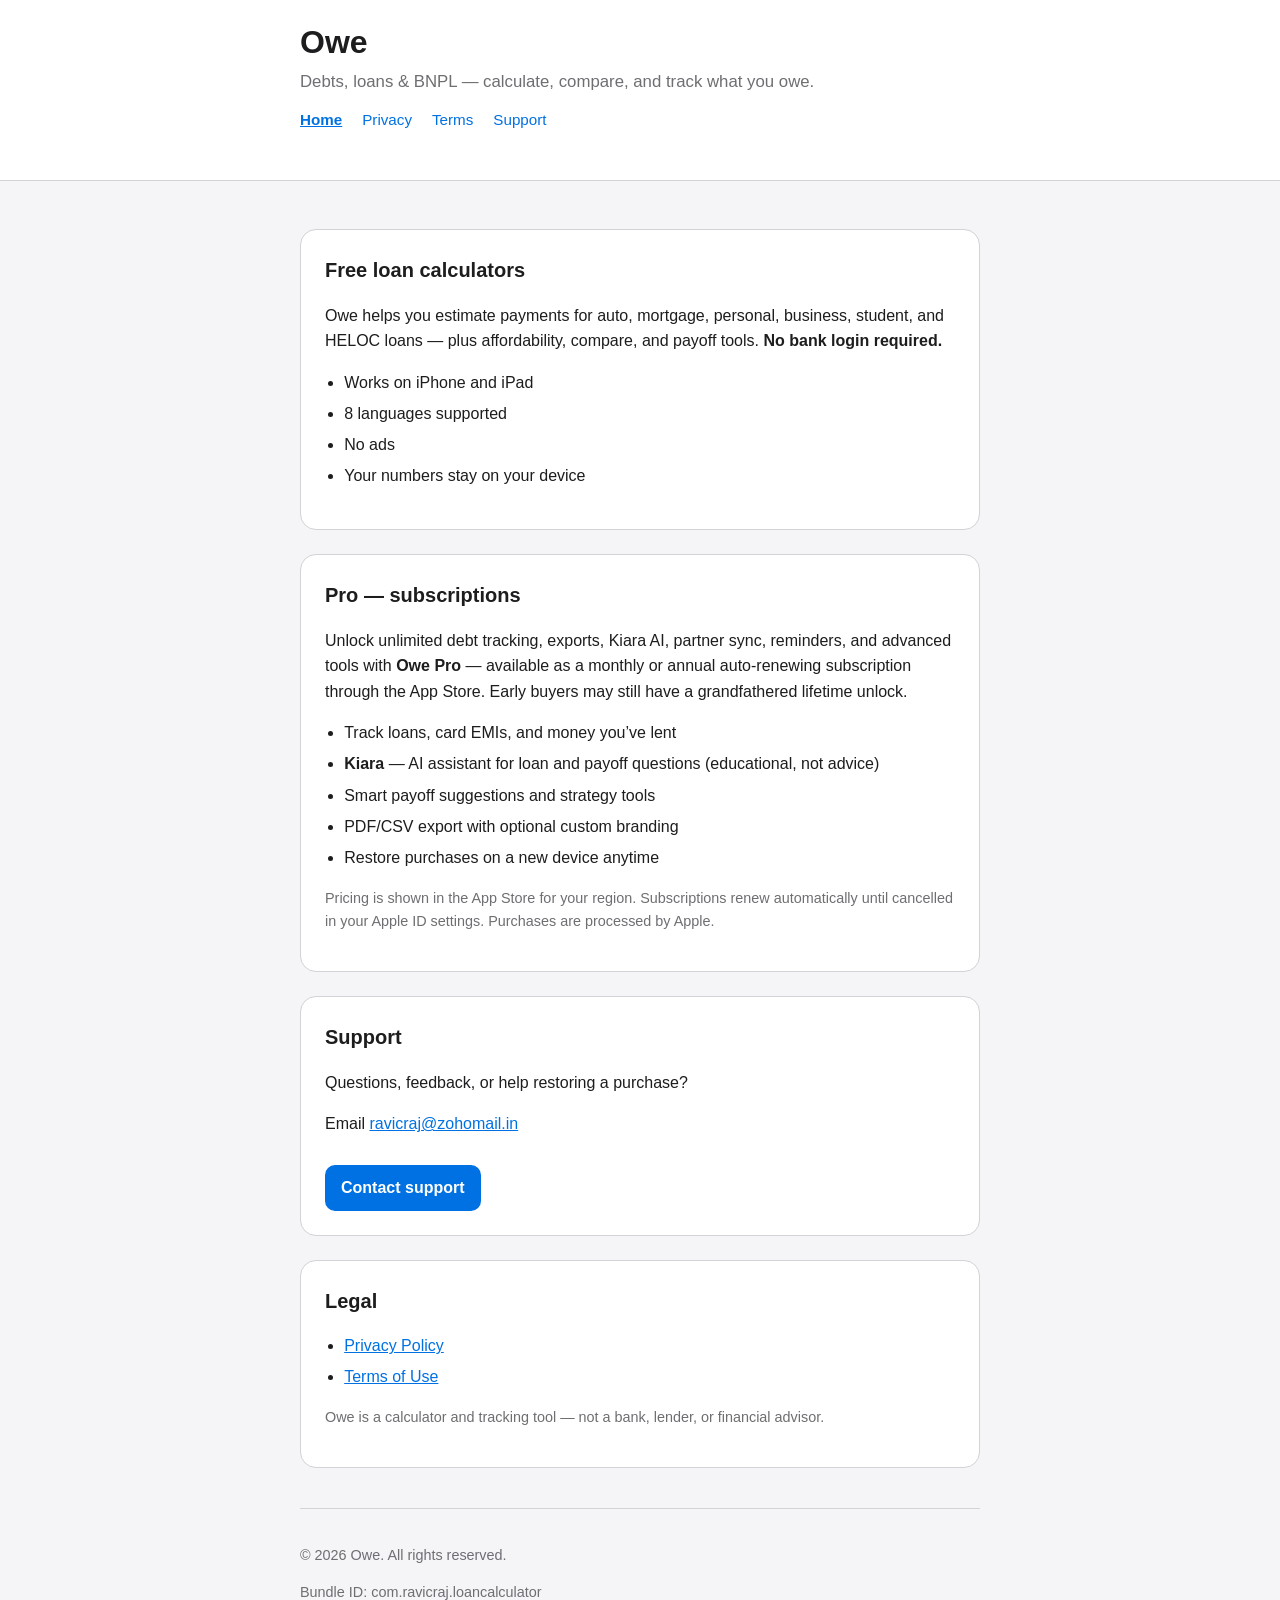
<file: index.html>
<!DOCTYPE html>
<html lang="en">
  <head>
    <meta charset="utf-8" />
    <meta name="viewport" content="width=device-width, initial-scale=1" />
    <meta name="description" content="Owe — loan calculators, debt tracker, and Kiara AI for iPhone and iPad. No bank login." />
    <title>Owe — Debts, Loans &amp; BNPL</title>
    <link rel="icon" type="image/png" href="favicon.png" />
    <link rel="apple-touch-icon" href="apple-touch-icon.png" />
    <link rel="stylesheet" href="styles.css" />
  </head>
  <body>
    <header>
      <div class="wrap">
        <h1>Owe</h1>
        <p class="lead">Debts, loans &amp; BNPL — calculate, compare, and track what you owe.</p>
        <nav>
          <a href="index.html" aria-current="page">Home</a>
          <a href="privacy.html">Privacy</a>
          <a href="terms.html">Terms</a>
          <a href="mailto:ravicraj@zohomail.in">Support</a>
        </nav>
      </div>
    </header>

    <main class="wrap">
      <div class="card">
        <h2>Free loan calculators</h2>
        <p>
          Owe helps you estimate payments for auto, mortgage, personal, business, student, and HELOC loans —
          plus affordability, compare, and payoff tools. <strong>No bank login required.</strong>
        </p>
        <ul>
          <li>Works on iPhone and iPad</li>
          <li>8 languages supported</li>
          <li>No ads</li>
          <li>Your numbers stay on your device</li>
        </ul>
      </div>

      <div class="card">
        <h2>Pro — subscriptions</h2>
        <p>
          Unlock unlimited debt tracking, exports, Kiara AI, partner sync, reminders, and advanced tools with
          <strong>Owe Pro</strong> — available as a monthly or annual auto-renewing subscription through the App Store.
          Early buyers may still have a grandfathered lifetime unlock.
        </p>
        <ul>
          <li>Track loans, card EMIs, and money you’ve lent</li>
          <li><strong>Kiara</strong> — AI assistant for loan and payoff questions (educational, not advice)</li>
          <li>Smart payoff suggestions and strategy tools</li>
          <li>PDF/CSV export with optional custom branding</li>
          <li>Restore purchases on a new device anytime</li>
        </ul>
        <p class="meta">
          Pricing is shown in the App Store for your region. Subscriptions renew automatically until cancelled in your
          Apple ID settings. Purchases are processed by Apple.
        </p>
      </div>

      <div class="card">
        <h2>Support</h2>
        <p>Questions, feedback, or help restoring a purchase?</p>
        <p>
          Email
          <a href="mailto:ravicraj@zohomail.in?subject=Owe%20Support">ravicraj@zohomail.in</a>
        </p>
        <a class="button" href="mailto:ravicraj@zohomail.in?subject=Owe%20Support">Contact support</a>
      </div>

      <div class="card">
        <h2>Legal</h2>
        <ul>
          <li><a href="privacy.html">Privacy Policy</a></li>
          <li><a href="terms.html">Terms of Use</a></li>
        </ul>
        <p class="meta">Owe is a calculator and tracking tool — not a bank, lender, or financial advisor.</p>
      </div>

      <footer>
        <p>&copy; 2026 Owe. All rights reserved.</p>
        <p>Bundle ID: com.ravicraj.loancalculator</p>
      </footer>
    </main>
  </body>
</html>
</file>
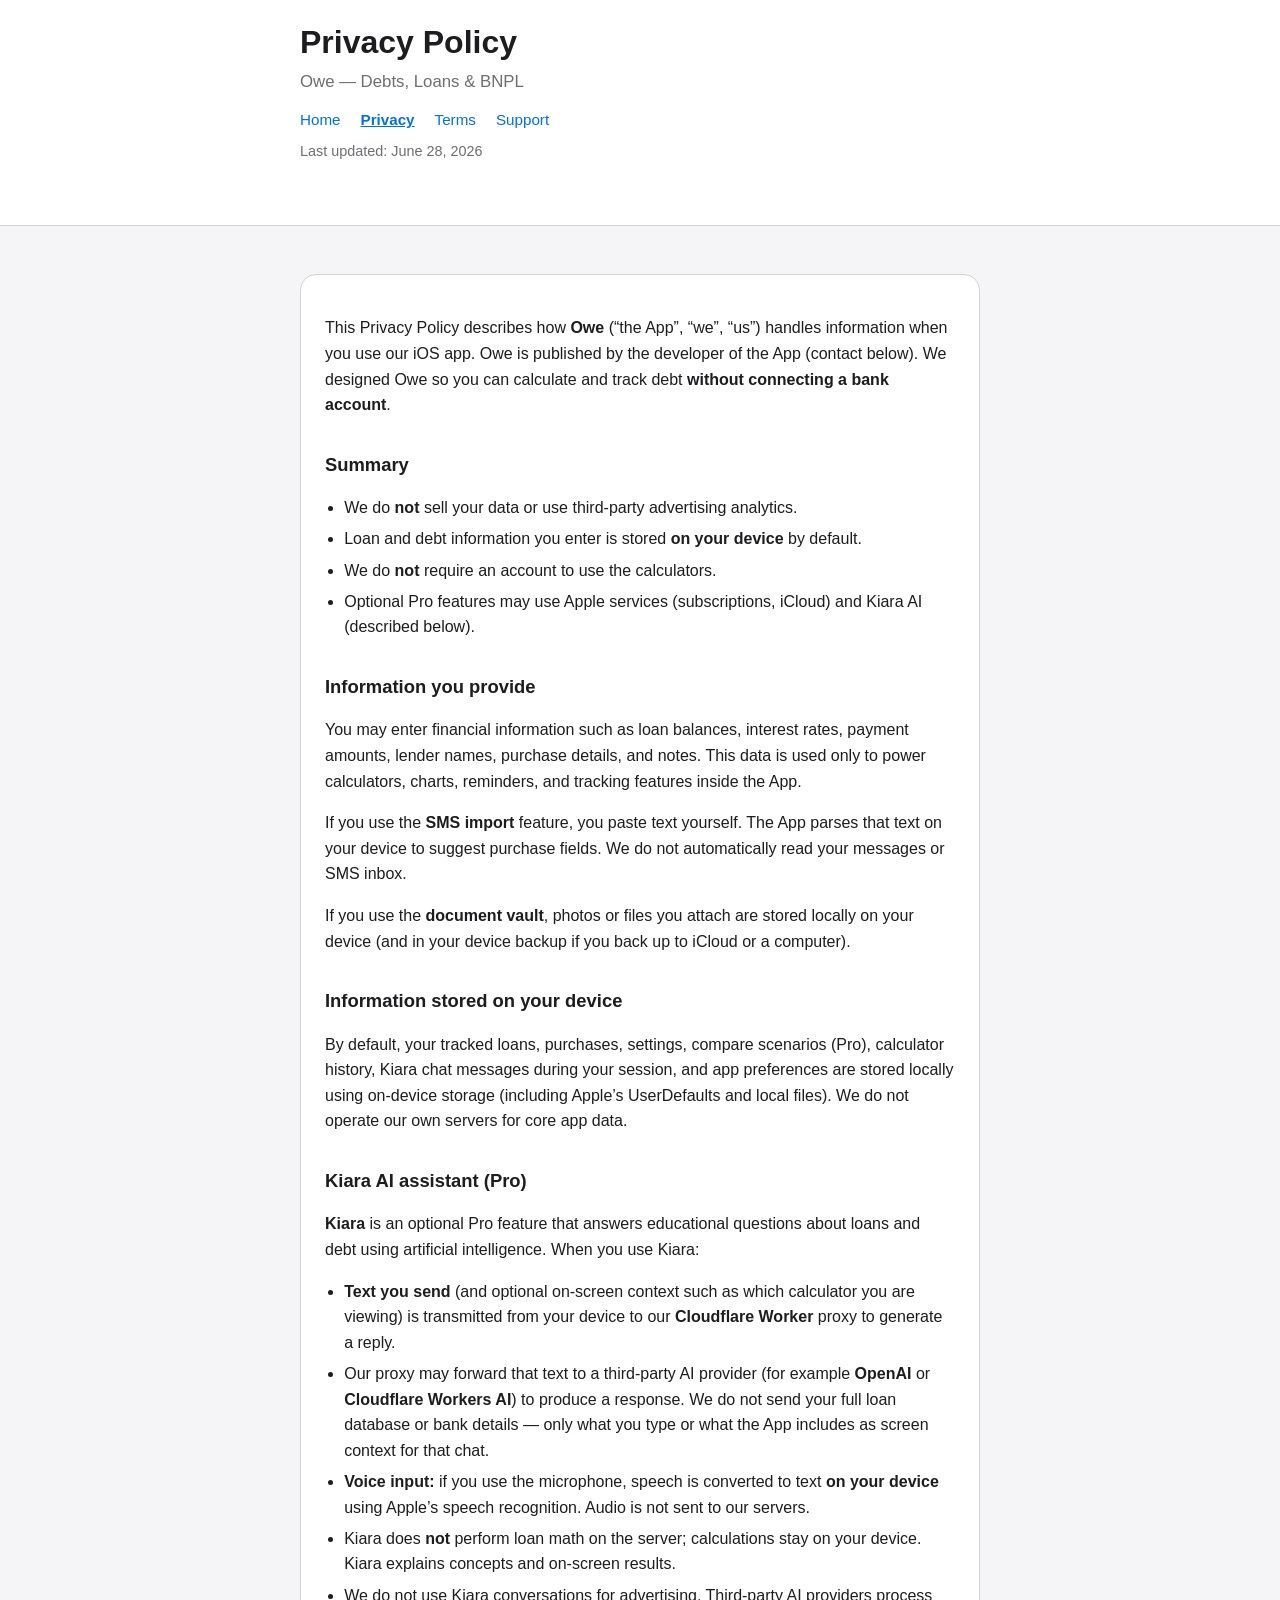
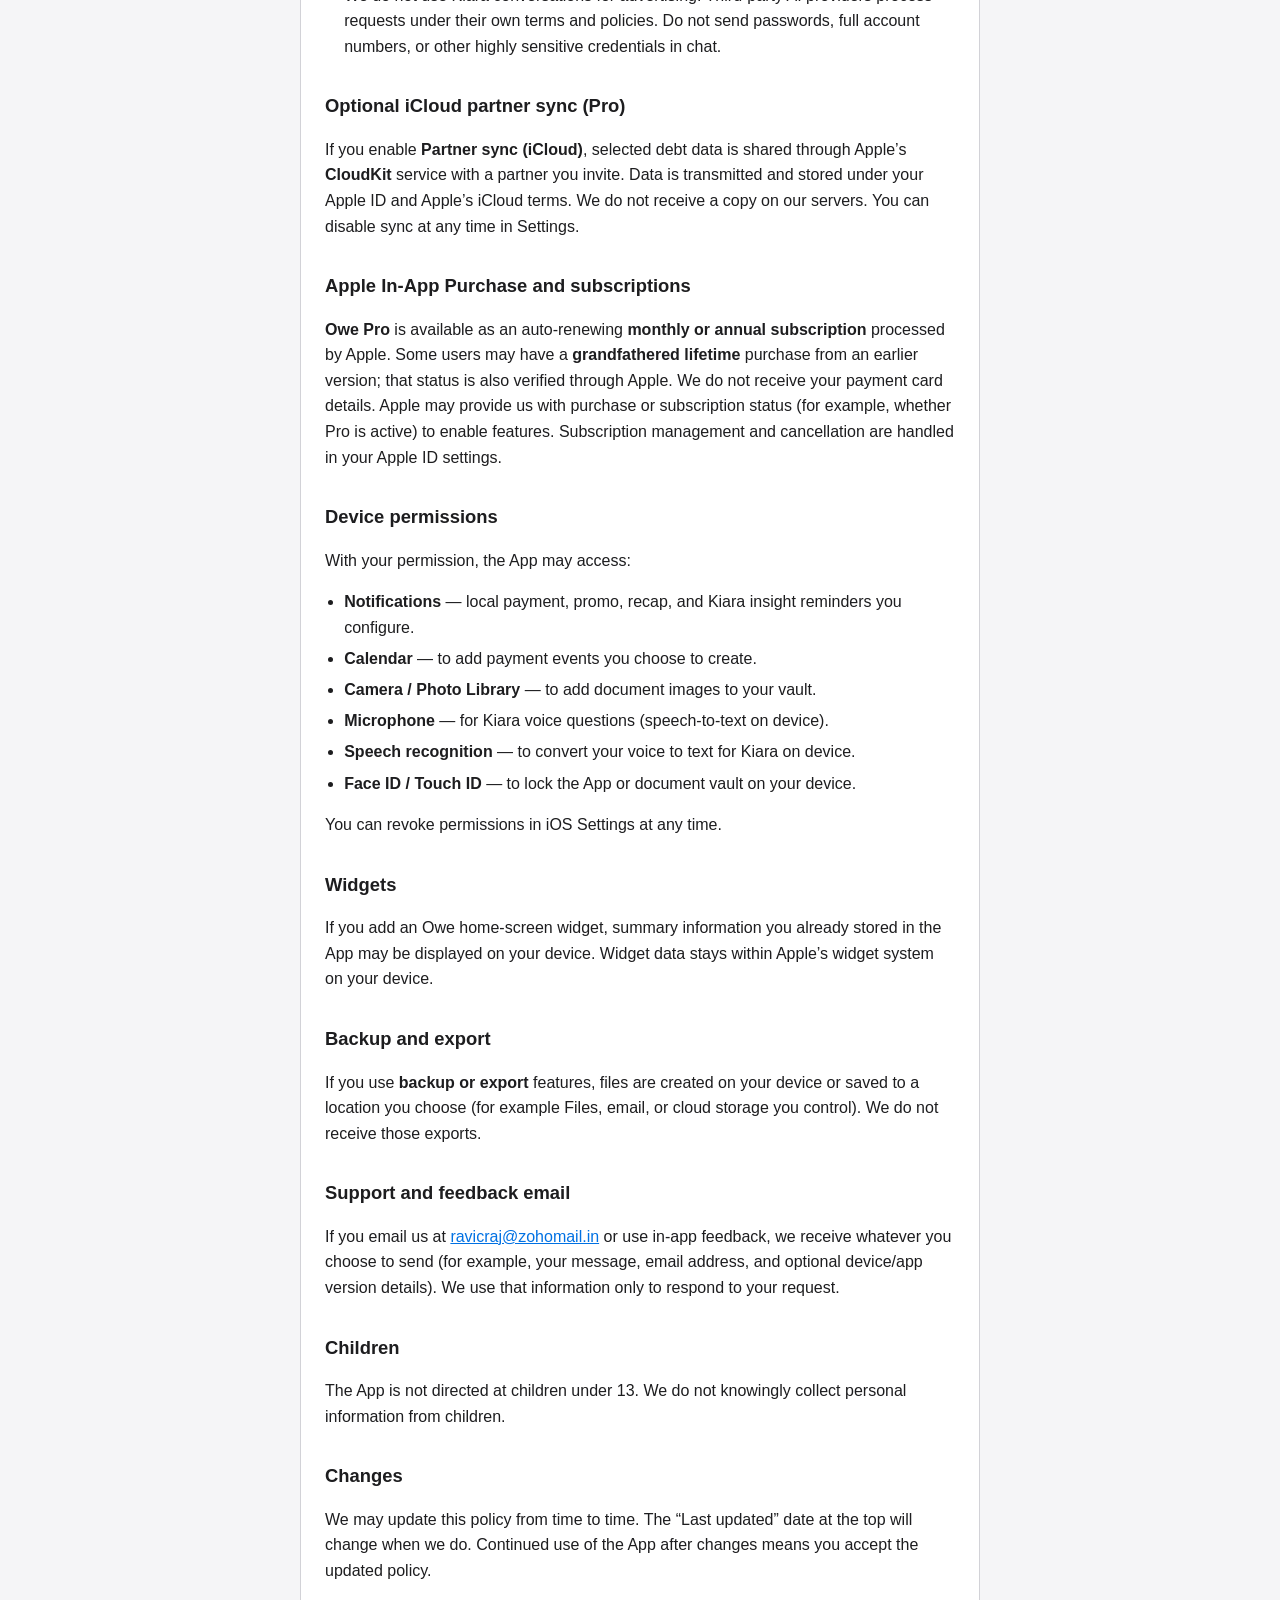
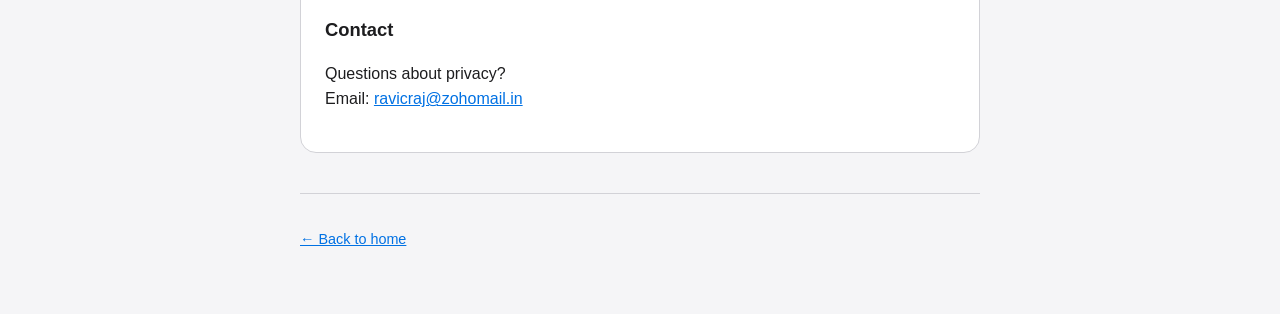
<file: privacy.html>
<!DOCTYPE html>
<html lang="en">
  <head>
    <meta charset="utf-8" />
    <meta name="viewport" content="width=device-width, initial-scale=1" />
    <meta name="description" content="Privacy Policy for Owe — Debts, Loans &amp; BNPL." />
    <title>Privacy Policy — Owe</title>
    <link rel="icon" type="image/png" href="favicon.png" />
    <link rel="apple-touch-icon" href="apple-touch-icon.png" />
    <link rel="stylesheet" href="styles.css" />
  </head>
  <body>
    <header>
      <div class="wrap">
        <h1>Privacy Policy</h1>
        <p class="lead">Owe — Debts, Loans &amp; BNPL</p>
        <nav>
          <a href="index.html">Home</a>
          <a href="privacy.html" aria-current="page">Privacy</a>
          <a href="terms.html">Terms</a>
          <a href="mailto:ravicraj@zohomail.in">Support</a>
        </nav>
        <p class="meta">Last updated: June 28, 2026</p>
      </div>
    </header>

    <main class="wrap legal">
      <div class="card">
        <p>
          This Privacy Policy describes how <strong>Owe</strong> (“the App”, “we”, “us”) handles information when you
          use our iOS app. Owe is published by the developer of the App (contact below). We designed Owe so you can
          calculate and track debt <strong>without connecting a bank account</strong>.
        </p>

        <h2>Summary</h2>
        <ul>
          <li>We do <strong>not</strong> sell your data or use third-party advertising analytics.</li>
          <li>Loan and debt information you enter is stored <strong>on your device</strong> by default.</li>
          <li>We do <strong>not</strong> require an account to use the calculators.</li>
          <li>Optional Pro features may use Apple services (subscriptions, iCloud) and Kiara AI (described below).</li>
        </ul>

        <h2>Information you provide</h2>
        <p>You may enter financial information such as loan balances, interest rates, payment amounts, lender names,
          purchase details, and notes. This data is used only to power calculators, charts, reminders, and tracking
          features inside the App.</p>
        <p>
          If you use the <strong>SMS import</strong> feature, you paste text yourself. The App parses that text on your
          device to suggest purchase fields. We do not automatically read your messages or SMS inbox.
        </p>
        <p>
          If you use the <strong>document vault</strong>, photos or files you attach are stored locally on your device
          (and in your device backup if you back up to iCloud or a computer).
        </p>

        <h2>Information stored on your device</h2>
        <p>By default, your tracked loans, purchases, settings, compare scenarios (Pro), calculator history, Kiara chat
          messages during your session, and app preferences are stored locally using on-device storage (including Apple’s
          UserDefaults and local files). We do not operate our own servers for core app data.</p>

        <h2>Kiara AI assistant (Pro)</h2>
        <p>
          <strong>Kiara</strong> is an optional Pro feature that answers educational questions about loans and debt
          using artificial intelligence. When you use Kiara:
        </p>
        <ul>
          <li>
            <strong>Text you send</strong> (and optional on-screen context such as which calculator you are viewing) is
            transmitted from your device to our <strong>Cloudflare Worker</strong> proxy to generate a reply.
          </li>
          <li>
            Our proxy may forward that text to a third-party AI provider (for example <strong>OpenAI</strong> or
            <strong>Cloudflare Workers AI</strong>) to produce a response. We do not send your full loan database or
            bank details — only what you type or what the App includes as screen context for that chat.
          </li>
          <li>
            <strong>Voice input:</strong> if you use the microphone, speech is converted to text
            <strong>on your device</strong> using Apple’s speech recognition. Audio is not sent to our servers.
          </li>
          <li>
            Kiara does <strong>not</strong> perform loan math on the server; calculations stay on your device. Kiara
            explains concepts and on-screen results.
          </li>
          <li>
            We do not use Kiara conversations for advertising. Third-party AI providers process requests under their
            own terms and policies. Do not send passwords, full account numbers, or other highly sensitive credentials
            in chat.
          </li>
        </ul>

        <h2>Optional iCloud partner sync (Pro)</h2>
        <p>
          If you enable <strong>Partner sync (iCloud)</strong>, selected debt data is shared through Apple’s
          <strong>CloudKit</strong> service with a partner you invite. Data is transmitted and stored under your Apple
          ID and Apple’s iCloud terms. We do not receive a copy on our servers. You can disable sync at any time in
          Settings.
        </p>

        <h2>Apple In-App Purchase and subscriptions</h2>
        <p>
          <strong>Owe Pro</strong> is available as an auto-renewing <strong>monthly or annual subscription</strong>
          processed by Apple. Some users may have a <strong>grandfathered lifetime</strong> purchase from an earlier
          version; that status is also verified through Apple. We do not receive your payment card details. Apple may
          provide us with purchase or subscription status (for example, whether Pro is active) to enable features.
          Subscription management and cancellation are handled in your Apple ID settings.
        </p>

        <h2>Device permissions</h2>
        <p>With your permission, the App may access:</p>
        <ul>
          <li><strong>Notifications</strong> — local payment, promo, recap, and Kiara insight reminders you configure.</li>
          <li><strong>Calendar</strong> — to add payment events you choose to create.</li>
          <li><strong>Camera / Photo Library</strong> — to add document images to your vault.</li>
          <li><strong>Microphone</strong> — for Kiara voice questions (speech-to-text on device).</li>
          <li><strong>Speech recognition</strong> — to convert your voice to text for Kiara on device.</li>
          <li><strong>Face ID / Touch ID</strong> — to lock the App or document vault on your device.</li>
        </ul>
        <p>You can revoke permissions in iOS Settings at any time.</p>

        <h2>Widgets</h2>
        <p>
          If you add an Owe home-screen widget, summary information you already stored in the App may be displayed on
          your device. Widget data stays within Apple’s widget system on your device.
        </p>

        <h2>Backup and export</h2>
        <p>
          If you use <strong>backup or export</strong> features, files are created on your device or saved to a location
          you choose (for example Files, email, or cloud storage you control). We do not receive those exports.
        </p>

        <h2>Support and feedback email</h2>
        <p>
          If you email us at
          <a href="mailto:ravicraj@zohomail.in">ravicraj@zohomail.in</a> or use in-app feedback, we receive whatever
          you choose to send (for example, your message, email address, and optional device/app version details). We
          use that information only to respond to your request.
        </p>

        <h2>Children</h2>
        <p>The App is not directed at children under 13. We do not knowingly collect personal information from children.</p>

        <h2>Changes</h2>
        <p>We may update this policy from time to time. The “Last updated” date at the top will change when we do.
          Continued use of the App after changes means you accept the updated policy.</p>

        <h2>Contact</h2>
        <p>
          Questions about privacy?<br />
          Email: <a href="mailto:ravicraj@zohomail.in">ravicraj@zohomail.in</a>
        </p>
      </div>

      <footer>
        <p><a href="index.html">← Back to home</a></p>
      </footer>
    </main>
  </body>
</html>
</file>
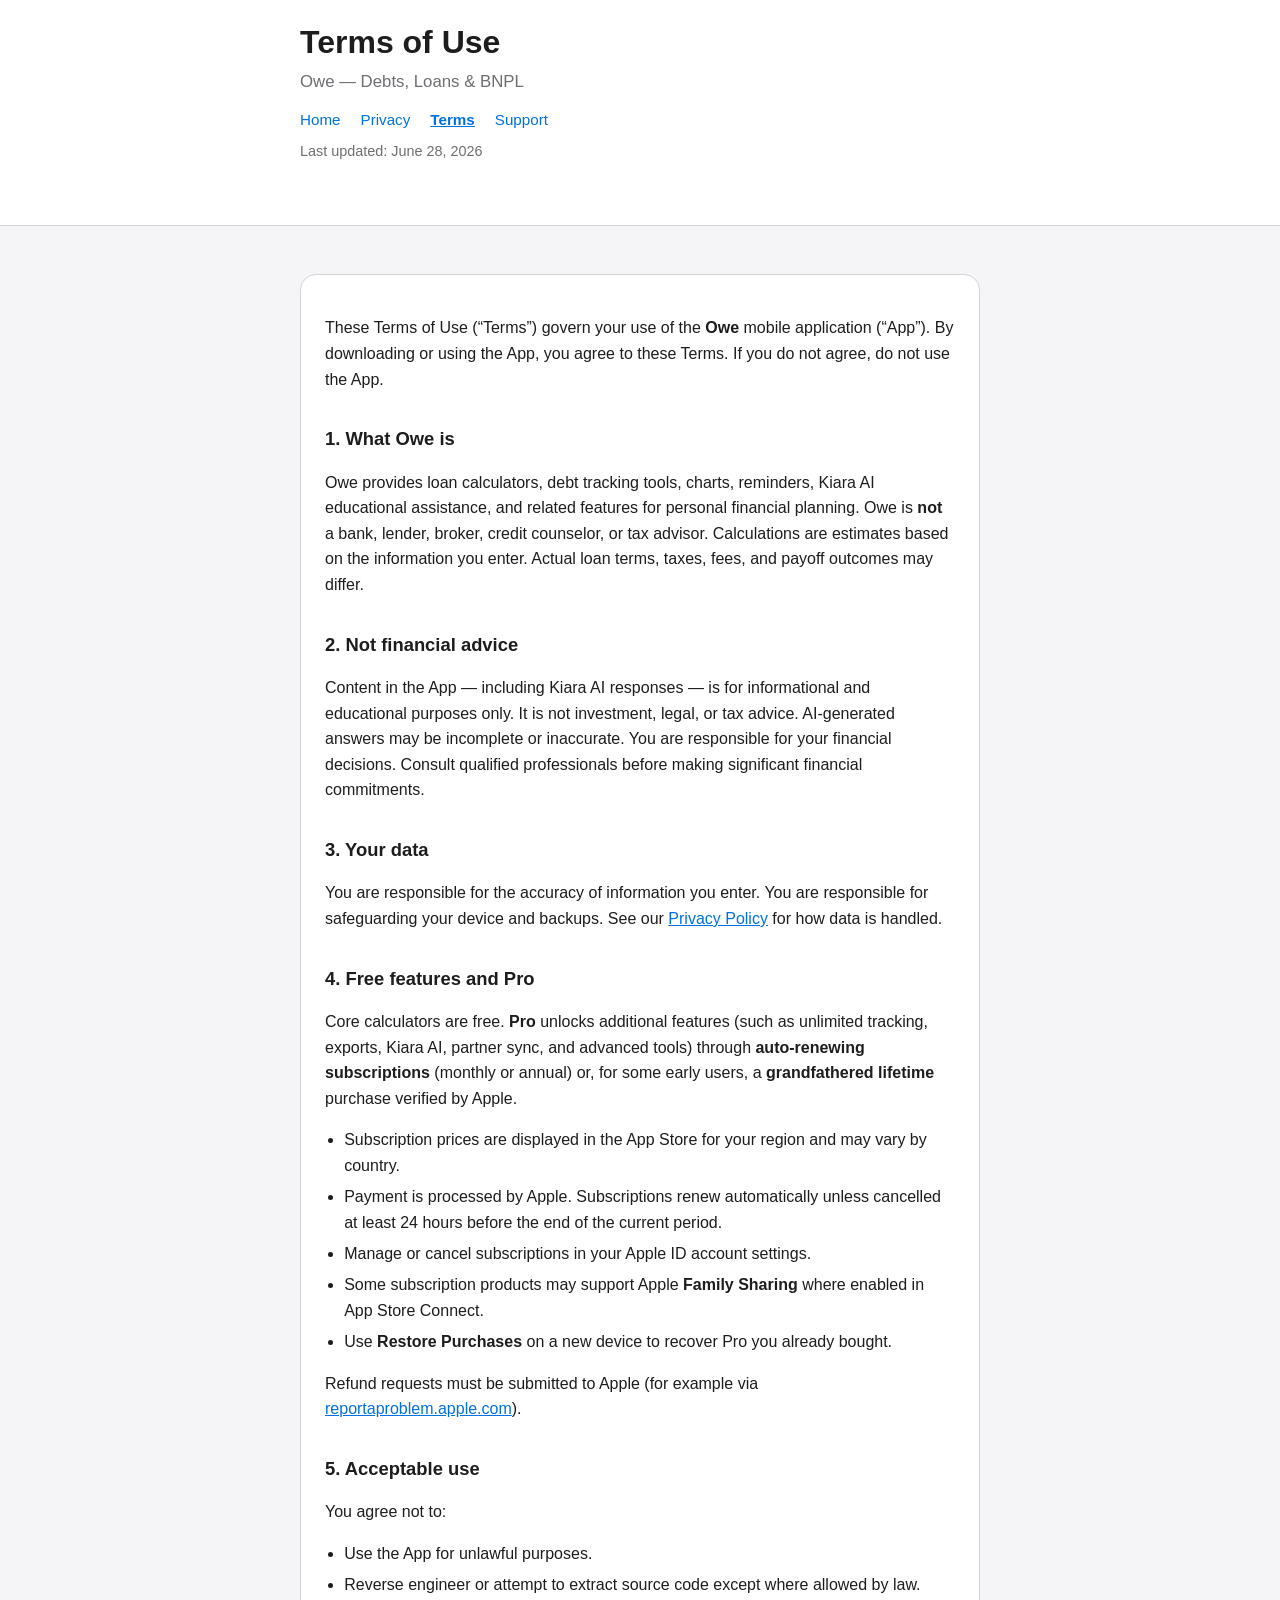
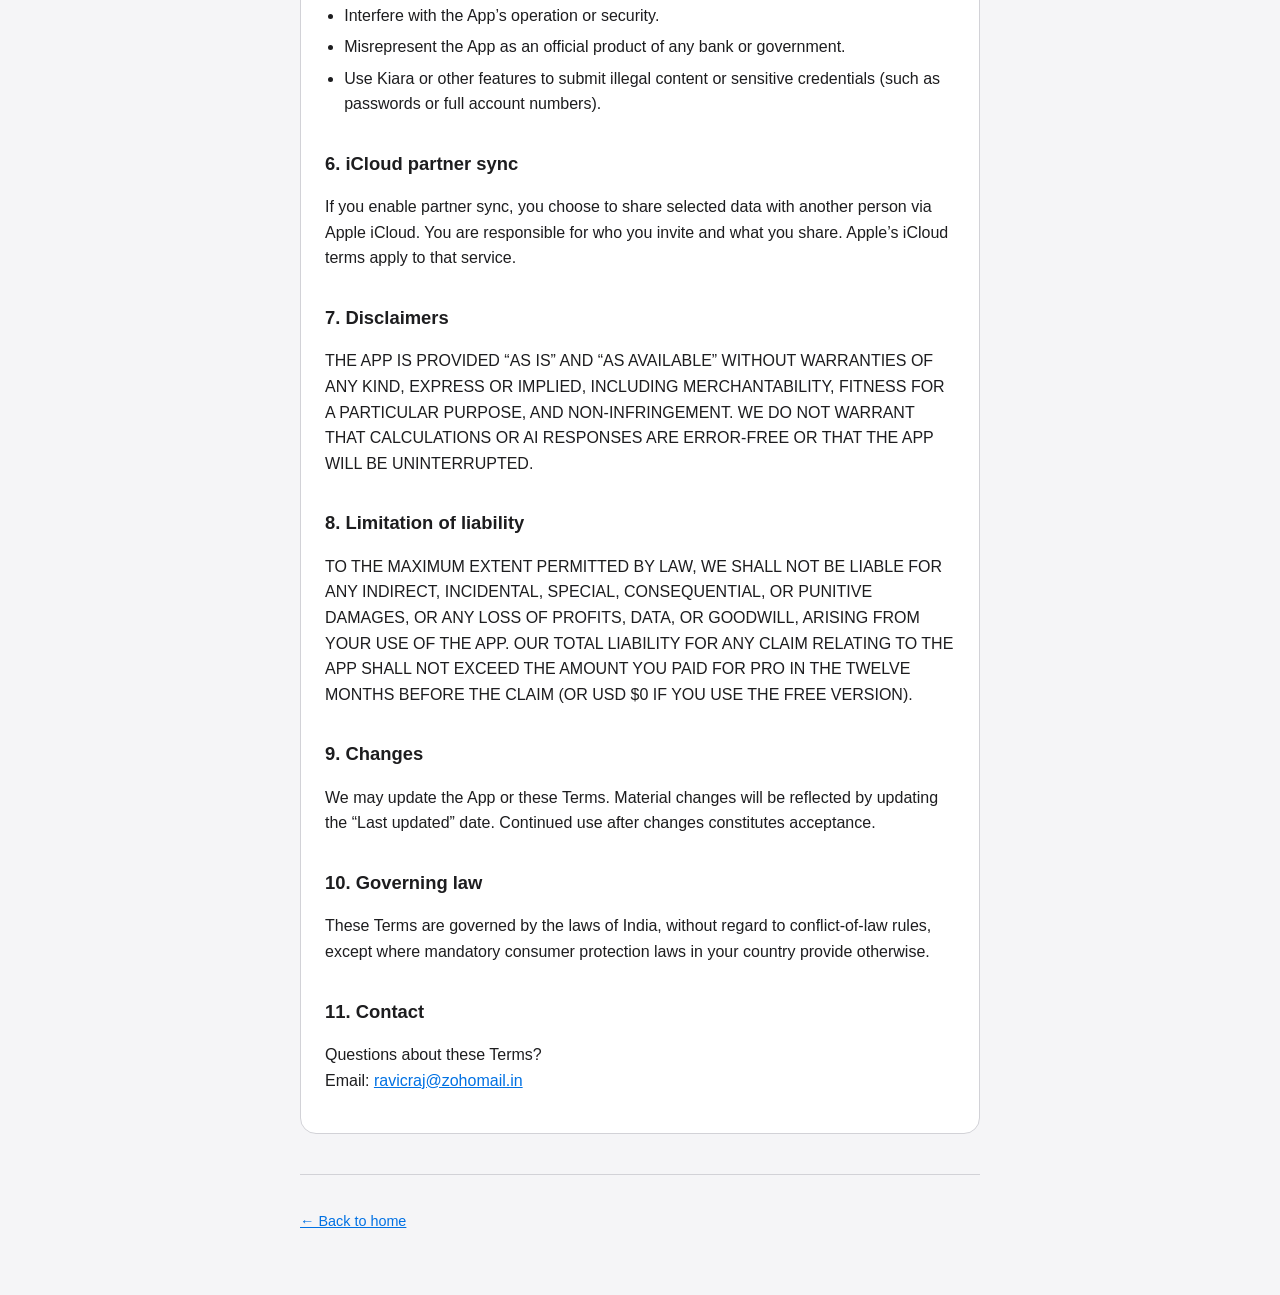
<file: terms.html>
<!DOCTYPE html>
<html lang="en">
  <head>
    <meta charset="utf-8" />
    <meta name="viewport" content="width=device-width, initial-scale=1" />
    <meta name="description" content="Terms of Use for Owe — Debts, Loans &amp; BNPL." />
    <title>Terms of Use — Owe</title>
    <link rel="icon" type="image/png" href="favicon.png" />
    <link rel="apple-touch-icon" href="apple-touch-icon.png" />
    <link rel="stylesheet" href="styles.css" />
  </head>
  <body>
    <header>
      <div class="wrap">
        <h1>Terms of Use</h1>
        <p class="lead">Owe — Debts, Loans &amp; BNPL</p>
        <nav>
          <a href="index.html">Home</a>
          <a href="privacy.html">Privacy</a>
          <a href="terms.html" aria-current="page">Terms</a>
          <a href="mailto:ravicraj@zohomail.in">Support</a>
        </nav>
        <p class="meta">Last updated: June 28, 2026</p>
      </div>
    </header>

    <main class="wrap legal">
      <div class="card">
        <p>
          These Terms of Use (“Terms”) govern your use of the <strong>Owe</strong> mobile application (“App”). By
          downloading or using the App, you agree to these Terms. If you do not agree, do not use the App.
        </p>

        <h2>1. What Owe is</h2>
        <p>
          Owe provides loan calculators, debt tracking tools, charts, reminders, Kiara AI educational assistance, and
          related features for personal financial planning. Owe is <strong>not</strong> a bank, lender, broker, credit
          counselor, or tax advisor. Calculations are estimates based on the information you enter. Actual loan terms,
          taxes, fees, and payoff outcomes may differ.
        </p>

        <h2>2. Not financial advice</h2>
        <p>
          Content in the App — including Kiara AI responses — is for informational and educational purposes only. It is
          not investment, legal, or tax advice. AI-generated answers may be incomplete or inaccurate. You are responsible
          for your financial decisions. Consult qualified professionals before making significant financial
          commitments.
        </p>

        <h2>3. Your data</h2>
        <p>
          You are responsible for the accuracy of information you enter. You are responsible for safeguarding your
          device and backups. See our <a href="privacy.html">Privacy Policy</a> for how data is handled.
        </p>

        <h2>4. Free features and Pro</h2>
        <p>
          Core calculators are free. <strong>Pro</strong> unlocks additional features (such as unlimited tracking,
          exports, Kiara AI, partner sync, and advanced tools) through <strong>auto-renewing subscriptions</strong>
          (monthly or annual) or, for some early users, a <strong>grandfathered lifetime</strong> purchase verified by
          Apple.
        </p>
        <ul>
          <li>Subscription prices are displayed in the App Store for your region and may vary by country.</li>
          <li>Payment is processed by Apple. Subscriptions renew automatically unless cancelled at least 24 hours before
            the end of the current period.</li>
          <li>Manage or cancel subscriptions in your Apple ID account settings.</li>
          <li>Some subscription products may support Apple <strong>Family Sharing</strong> where enabled in App Store
            Connect.</li>
          <li>Use <strong>Restore Purchases</strong> on a new device to recover Pro you already bought.</li>
        </ul>
        <p>
          Refund requests must be submitted to Apple (for example via
          <a href="https://reportaproblem.apple.com" rel="noopener noreferrer">reportaproblem.apple.com</a>).
        </p>

        <h2>5. Acceptable use</h2>
        <p>You agree not to:</p>
        <ul>
          <li>Use the App for unlawful purposes.</li>
          <li>Reverse engineer or attempt to extract source code except where allowed by law.</li>
          <li>Interfere with the App’s operation or security.</li>
          <li>Misrepresent the App as an official product of any bank or government.</li>
          <li>Use Kiara or other features to submit illegal content or sensitive credentials (such as passwords or full
            account numbers).</li>
        </ul>

        <h2>6. iCloud partner sync</h2>
        <p>
          If you enable partner sync, you choose to share selected data with another person via Apple iCloud. You are
          responsible for who you invite and what you share. Apple’s iCloud terms apply to that service.
        </p>

        <h2>7. Disclaimers</h2>
        <p>
          THE APP IS PROVIDED “AS IS” AND “AS AVAILABLE” WITHOUT WARRANTIES OF ANY KIND, EXPRESS OR IMPLIED, INCLUDING
          MERCHANTABILITY, FITNESS FOR A PARTICULAR PURPOSE, AND NON-INFRINGEMENT. WE DO NOT WARRANT THAT CALCULATIONS
          OR AI RESPONSES ARE ERROR-FREE OR THAT THE APP WILL BE UNINTERRUPTED.
        </p>

        <h2>8. Limitation of liability</h2>
        <p>
          TO THE MAXIMUM EXTENT PERMITTED BY LAW, WE SHALL NOT BE LIABLE FOR ANY INDIRECT, INCIDENTAL, SPECIAL,
          CONSEQUENTIAL, OR PUNITIVE DAMAGES, OR ANY LOSS OF PROFITS, DATA, OR GOODWILL, ARISING FROM YOUR USE OF THE
          APP. OUR TOTAL LIABILITY FOR ANY CLAIM RELATING TO THE APP SHALL NOT EXCEED THE AMOUNT YOU PAID FOR PRO IN
          THE TWELVE MONTHS BEFORE THE CLAIM (OR USD $0 IF YOU USE THE FREE VERSION).
        </p>

        <h2>9. Changes</h2>
        <p>
          We may update the App or these Terms. Material changes will be reflected by updating the “Last updated” date.
          Continued use after changes constitutes acceptance.
        </p>

        <h2>10. Governing law</h2>
        <p>
          These Terms are governed by the laws of India, without regard to conflict-of-law rules, except where mandatory
          consumer protection laws in your country provide otherwise.
        </p>

        <h2>11. Contact</h2>
        <p>
          Questions about these Terms?<br />
          Email: <a href="mailto:ravicraj@zohomail.in">ravicraj@zohomail.in</a>
        </p>
      </div>

      <footer>
        <p><a href="index.html">← Back to home</a></p>
      </footer>
    </main>
  </body>
</html>
</file>
<file: styles.css>
:root {
  color-scheme: light dark;
  --bg: #f5f5f7;
  --card: #ffffff;
  --text: #1d1d1f;
  --muted: #6e6e73;
  --accent: #0071e3;
  --border: #d2d2d7;
  --max: 720px;
}

@media (prefers-color-scheme: dark) {
  :root {
    --bg: #000000;
    --card: #1c1c1e;
    --text: #f5f5f7;
    --muted: #98989d;
    --accent: #0a84ff;
    --border: #38383a;
  }
}

* {
  box-sizing: border-box;
}

body {
  margin: 0;
  font-family: -apple-system, BlinkMacSystemFont, "Segoe UI", Roboto, Helvetica, Arial, sans-serif;
  line-height: 1.6;
  color: var(--text);
  background: var(--bg);
}

a {
  color: var(--accent);
}

header {
  border-bottom: 1px solid var(--border);
  background: var(--card);
}

.wrap {
  max-width: var(--max);
  margin: 0 auto;
  padding: 24px 20px 48px;
}

nav {
  display: flex;
  flex-wrap: wrap;
  gap: 12px 20px;
  margin-top: 12px;
  font-size: 0.95rem;
}

nav a {
  text-decoration: none;
}

nav a[aria-current="page"] {
  font-weight: 600;
  text-decoration: underline;
}

h1 {
  font-size: 2rem;
  line-height: 1.15;
  margin: 0 0 8px;
}

.lead {
  color: var(--muted);
  font-size: 1.05rem;
  margin: 0;
}

.card {
  background: var(--card);
  border: 1px solid var(--border);
  border-radius: 16px;
  padding: 24px;
  margin-top: 24px;
}

.card h2 {
  margin-top: 0;
  font-size: 1.25rem;
}

.card ul {
  padding-left: 1.2rem;
}

.card li + li {
  margin-top: 0.35rem;
}

.meta {
  color: var(--muted);
  font-size: 0.9rem;
  margin-top: 8px;
}

footer {
  margin-top: 40px;
  padding-top: 20px;
  border-top: 1px solid var(--border);
  color: var(--muted);
  font-size: 0.9rem;
}

.button {
  display: inline-block;
  margin-top: 12px;
  padding: 10px 16px;
  border-radius: 10px;
  background: var(--accent);
  color: #fff !important;
  text-decoration: none;
  font-weight: 600;
}

.legal h2 {
  font-size: 1.15rem;
  margin-top: 2rem;
  margin-bottom: 0.5rem;
}

.legal h2:first-child {
  margin-top: 0;
}

.legal p,
.legal li {
  color: var(--text);
}

.legal li {
  margin-bottom: 0.35rem;
}
</file>
